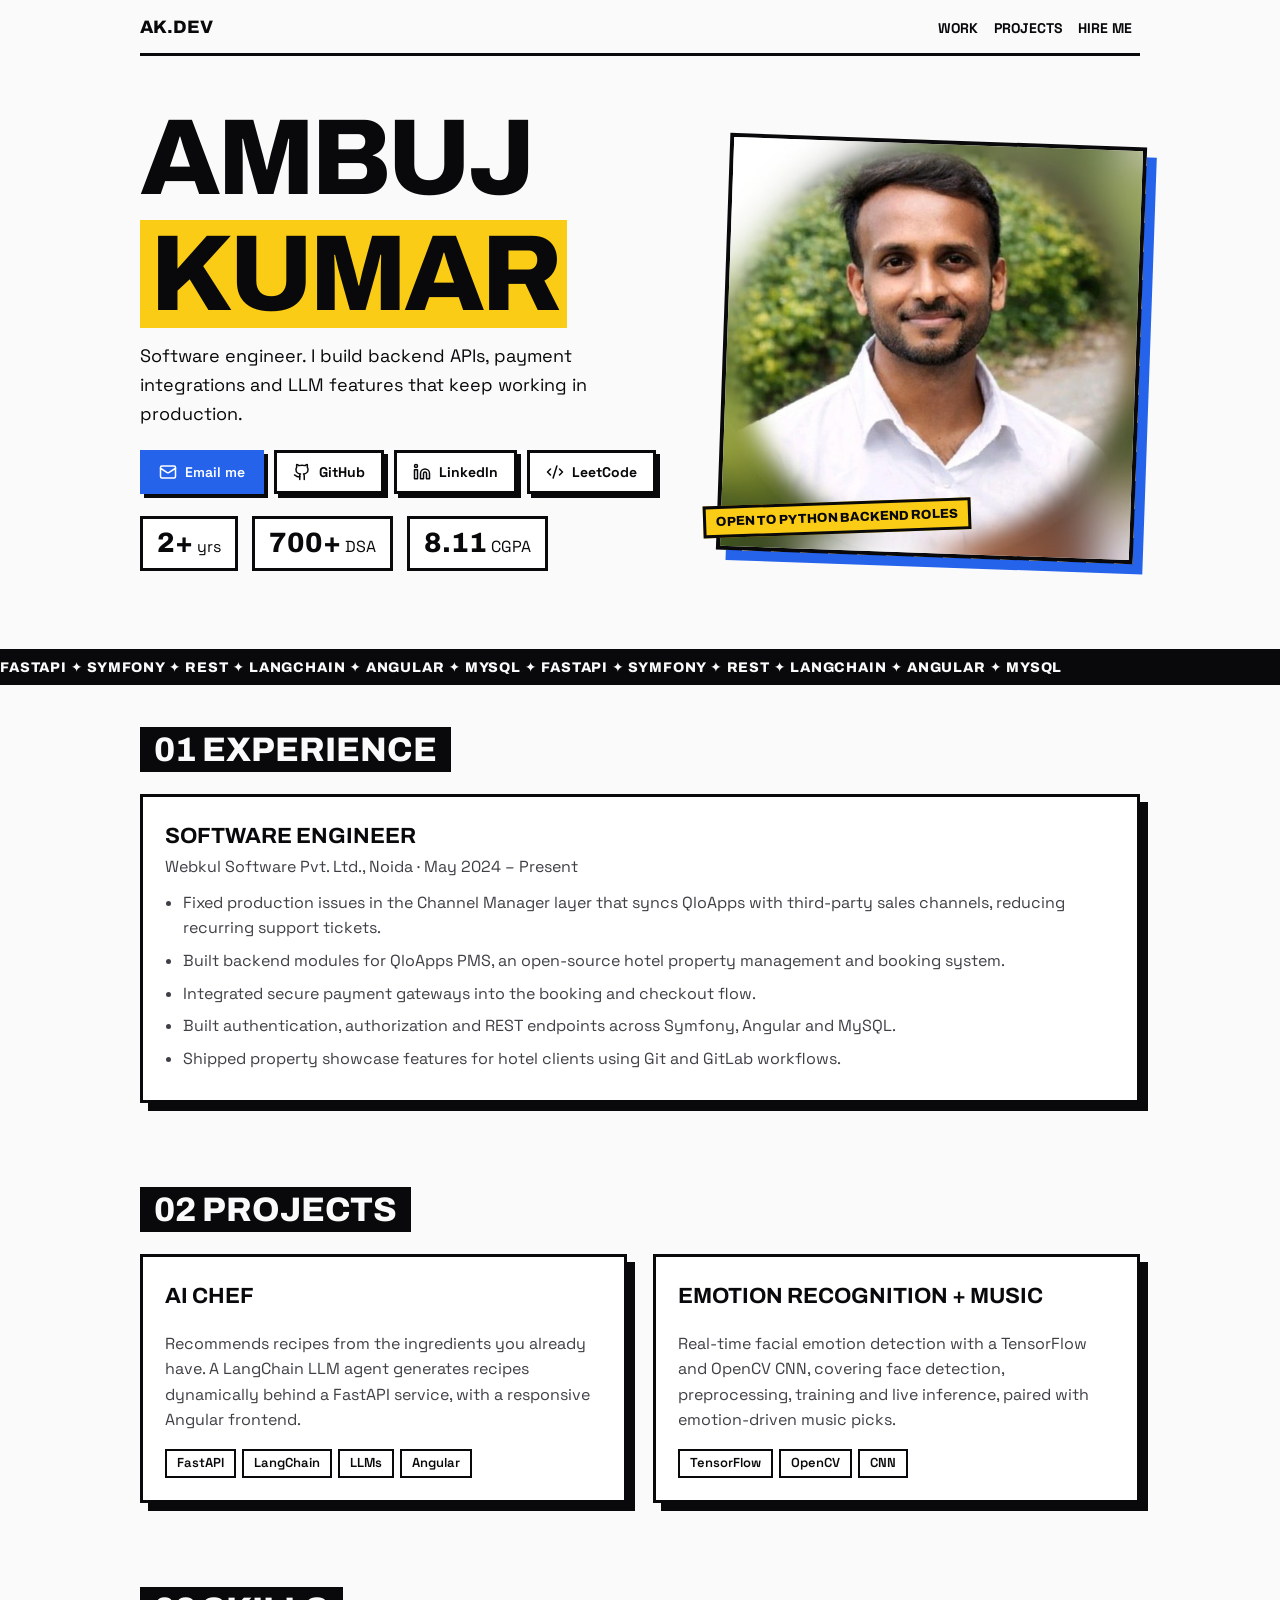
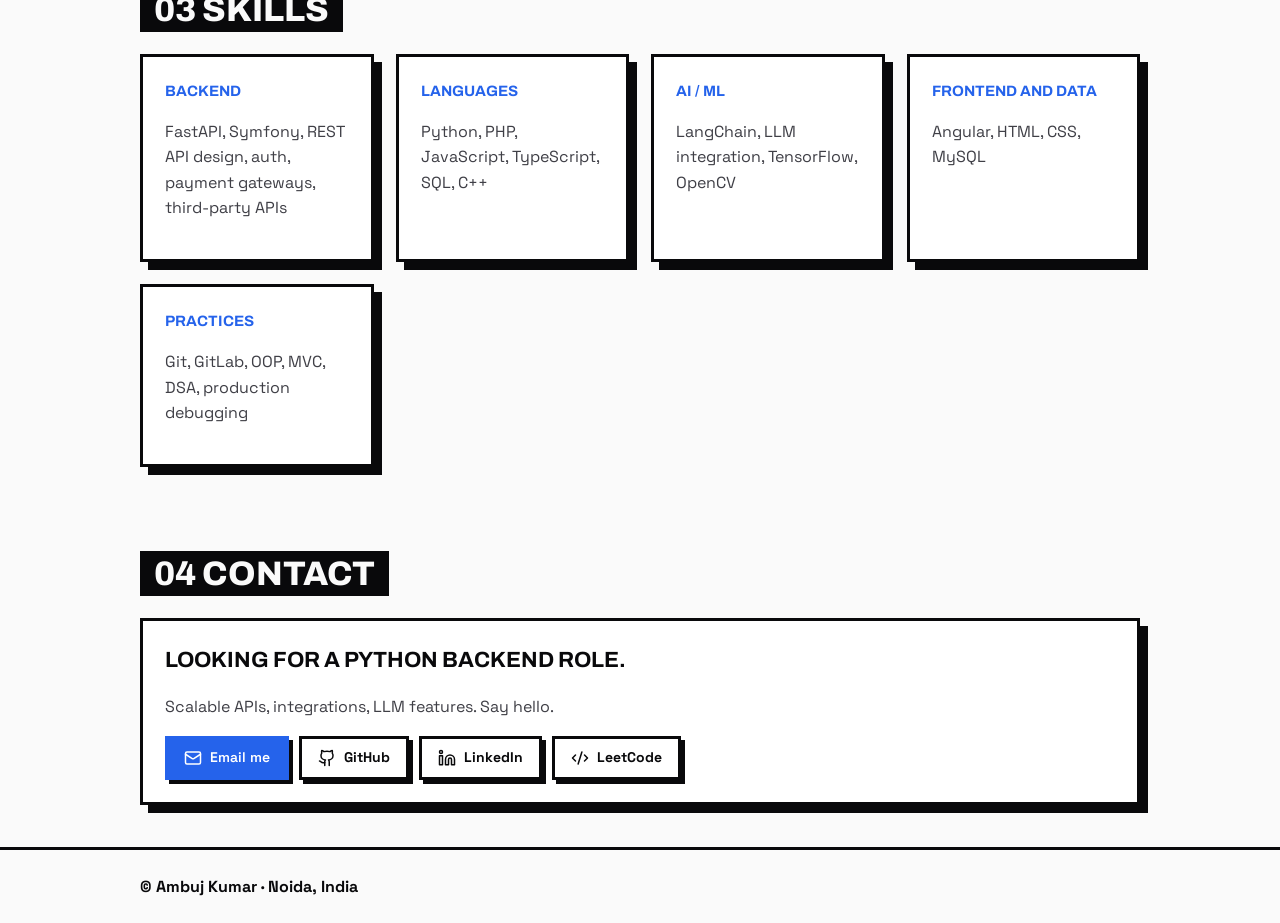
<file: index.html>
<!DOCTYPE html><html lang="en"><head><meta charset="utf-8"><meta name="viewport" content="width=device-width, initial-scale=1, viewport-fit=cover"><title>Ambuj Kumar · Software Engineer</title><meta name="description" content="Ambuj Kumar, software engineer. Python (FastAPI), Symfony, REST APIs and LLM integration. Open to Python backend roles."><meta property="og:title" content="Ambuj Kumar · Software Engineer"><meta property="og:description" content="Backend APIs that stay up. FastAPI, Symfony, payment integrations, LLM features."><meta property="og:type" content="website"><link rel="icon" href="data:image/svg+xml,%3Csvg xmlns=%27http://www.w3.org/2000/svg%27 viewBox=%270 0 32 32%27%3E%3Crect width=%2732%27 height=%2732%27 fill=%27%23FACC15%27/%3E%3Ctext x=%2716%27 y=%2723%27 font-size=%2720%27 font-weight=%27800%27 text-anchor=%27middle%27 font-family=%27Arial%27%3EAK%3C/text%3E%3C/svg%3E"><link rel="stylesheet" href="https://fonts.googleapis.com/css2?family=Archivo:wght@500;700;800&family=Space+Grotesk:wght@400;500;700&display=swap"><style>:root{--bg:#FAFAFA;--card:#FFFFFF;--line:#09090B;--t:#09090B;--m:#3F3F46;--a:#2563EB;--on:#FFFFFF;--y:#FACC15;--head:'Archivo',system-ui,sans-serif;--body:'Space Grotesk',system-ui,sans-serif;--r:0px;--rc:0px;color-scheme:light;box-sizing:border-box;padding-top:env(safe-area-inset-top,0px);padding-bottom:env(safe-area-inset-bottom,0px)}@media (prefers-color-scheme:dark){:root{--bg:#09090B;--card:#18181B;--line:#FAFAFA;--t:#FAFAFA;--m:#D4D4D8;--a:#60A5FA;--on:#09090B;--y:#FACC15;--head:'Archivo',system-ui,sans-serif;--body:'Space Grotesk',system-ui,sans-serif;--r:0px;--rc:0px;color-scheme:dark}}*{box-sizing:border-box}html{scroll-behavior:smooth}body{margin:0;background:var(--bg);color:var(--t);font:16px/1.6 var(--body)}
a{color:inherit}:focus-visible{outline:2px solid var(--a);outline-offset:3px}.w{max-width:var(--mw,1040px);margin:0 auto;padding:0 20px}
h1,h2,h3{font-family:var(--head);margin:0}.mt{color:var(--m)}.row{display:flex;gap:10px;flex-wrap:wrap}.lead{font-size:18px;max-width:540px;margin:14px 0 22px}
.btn{display:inline-flex;align-items:center;gap:8px;min-height:44px;padding:0 16px;border:1px solid var(--line);background:var(--card);color:var(--t);border-radius:var(--r,10px);text-decoration:none;font-size:14px;cursor:pointer;transition:border-color .2s,transform .2s}
.btn:hover{border-color:var(--a)}.btn.p{background:var(--a);color:var(--on);border-color:var(--a);font-weight:600}
.btn svg{width:18px;height:18px;fill:none;stroke:currentColor;stroke-width:2;stroke-linecap:round;stroke-linejoin:round}
.tg{display:flex;flex-wrap:wrap;gap:6px;margin-top:12px}.chip{font-size:13px;border:1px solid var(--line);border-radius:var(--rc,99px);padding:2px 10px;color:var(--m)}
ul{margin:10px 0 0;padding-left:18px}li{margin:7px 0;color:var(--m)}img.me{display:block;width:100%;aspect-ratio:1;object-fit:cover}
@media (prefers-reduced-motion:reduce){*{animation:none!important;transition:none!important;scroll-behavior:auto!important}}.btn{border-width:3px;font-weight:700;box-shadow:4px 4px 0 var(--line);transition:none}.btn:hover{transform:translate(-2px,-2px);box-shadow:6px 6px 0 var(--line)}.chip{border-width:2px;color:var(--t);font-weight:600}
.top{display:flex;justify-content:space-between;align-items:center;border-bottom:3px solid var(--line);min-height:56px;font:800 18px var(--head);text-transform:uppercase}.top a{font:700 14px var(--body);text-decoration:none;padding:12px 8px}
.hero{display:grid;grid-template-columns:1.3fr 1fr;gap:40px;align-items:center;padding:48px 0 56px}
h1{font-size:clamp(46px,9vw,108px);line-height:1;text-transform:uppercase;font-weight:800;letter-spacing:-.04em}h1 span{display:inline-block;margin-top:8px;background:var(--y);color:#09090B;padding:0 10px}
.ph{position:relative;transform:rotate(2deg)}.ph img{border:4px solid var(--line);box-shadow:10px 10px 0 var(--a)}.stk{position:absolute;left:-14px;bottom:20px;background:var(--y);color:#09090B;border:3px solid #09090B;font:800 13px var(--head);text-transform:uppercase;padding:6px 10px;transform:rotate(-4deg)}
.mq{background:var(--line);color:var(--bg);font:800 14px var(--head);text-transform:uppercase;padding:10px 0;overflow:hidden;white-space:nowrap;letter-spacing:.06em}
section{padding:42px 0}.sh{display:inline-block;background:var(--line);color:var(--bg);font:800 clamp(22px,4vw,34px) var(--head);text-transform:uppercase;padding:4px 14px;margin-bottom:22px}
.card{background:var(--card);border:3px solid var(--line);box-shadow:8px 8px 0 var(--line);padding:22px}.card h3{font-size:22px;text-transform:uppercase}.two{display:grid;grid-template-columns:1fr 1fr;gap:26px}
.sk{display:grid;grid-template-columns:repeat(auto-fit,minmax(230px,1fr));gap:22px}.sk h3{font-size:15px;color:var(--a);text-transform:uppercase}
.stats{display:flex;gap:14px;flex-wrap:wrap;margin:22px 0}.stats div{border:3px solid var(--line);background:var(--card);padding:8px 14px}.stats b{font:800 28px var(--head)}
footer{border-top:3px solid var(--line);padding:24px 0;font-weight:700}
@media (max-width:760px){.hero{grid-template-columns:1fr}.two{grid-template-columns:1fr}.ph{max-width:300px}}</style></head><body><svg width="0" height="0" style="position:absolute" aria-hidden="true"><symbol id="i-github" viewBox="0 0 24 24"><path d="M15 22v-4a4.8 4.8 0 0 0-1-3.5c3 0 6-2 6-5.5.08-1.25-.27-2.48-1-3.5.28-1.15.28-2.35 0-3.5 0 0-1 0-3 1.5-2.64-.5-5.36-.5-8 0C6 2 5 2 5 2c-.3 1.15-.3 2.35 0 3.5A5.4 5.4 0 0 0 4 9c0 3.5 3 5.5 6 5.5-.39.49-.68 1.05-.85 1.65S8.93 17.38 9 18v4"/><path d="M9 18c-4.51 2-5-2-7-2"/></symbol><symbol id="i-linkedin" viewBox="0 0 24 24"><path d="M16 8a6 6 0 0 1 6 6v7h-4v-7a2 2 0 0 0-2-2 2 2 0 0 0-2 2v7h-4v-7a6 6 0 0 1 6-6z"/><rect x="2" y="9" width="4" height="12"/><circle cx="4" cy="4" r="2"/></symbol><symbol id="i-mail" viewBox="0 0 24 24"><rect x="2" y="4" width="20" height="16" rx="2"/><path d="m22 7-8.97 5.7a1.94 1.94 0 0 1-2.06 0L2 7"/></symbol><symbol id="i-code" viewBox="0 0 24 24"><path d="m18 16 4-4-4-4"/><path d="m6 8-4 4 4 4"/><path d="m14.5 4-5 16"/></symbol></svg><div class="w"><div class="top"><span>AK.dev</span><span><a href="#e">Work</a><a href="#p">Projects</a><a href="#c">Hire me</a></span></div></div>
<div class="w"><div class="hero"><div><h1>Ambuj<br><span>Kumar</span></h1><p class="lead">Software engineer. I build backend APIs, payment integrations and LLM features that keep working in production.</p><div class="row"><a class="btn p" href="mailto:kumarambuj199@gmail.com"><svg aria-hidden="true"><use href="#i-mail"/></svg>Email me</a><a class="btn" href="https://github.com/Ambuj21"><svg aria-hidden="true"><use href="#i-github"/></svg>GitHub</a><a class="btn" href="https://www.linkedin.com/in/ambuj-kumar-3b5345197/"><svg aria-hidden="true"><use href="#i-linkedin"/></svg>LinkedIn</a><a class="btn" href="https://leetcode.com/Ambuj_12/"><svg aria-hidden="true"><use href="#i-code"/></svg>LeetCode</a></div>
<div class="stats"><div><b>2+</b> yrs</div><div><b>700+</b> DSA</div><div><b>8.11</b> CGPA</div></div></div>
<div class="ph"><img class="me" src="[data-uri]" alt="Ambuj Kumar"><div class="stk">Open to Python backend roles</div></div></div></div>
<div class="mq" aria-hidden="true">FastAPI ✦ Symfony ✦ REST ✦ LangChain ✦ Angular ✦ MySQL ✦ FastAPI ✦ Symfony ✦ REST ✦ LangChain ✦ Angular ✦ MySQL</div>
<div class="w"><section id="e"><div class="sh">01 Experience</div><div class="card"><h3>Software Engineer</h3><div class="mt">Webkul Software Pvt. Ltd., Noida · May 2024 – Present</div><ul><li>Fixed production issues in the Channel Manager layer that syncs QloApps with third-party sales channels, reducing recurring support tickets.</li><li>Built backend modules for QloApps PMS, an open-source hotel property management and booking system.</li><li>Integrated secure payment gateways into the booking and checkout flow.</li><li>Built authentication, authorization and REST endpoints across Symfony, Angular and MySQL.</li><li>Shipped property showcase features for hotel clients using Git and GitLab workflows.</li></ul></div></section>
<section id="p"><div class="sh">02 Projects</div><div class="two"><article class="card"><h3>AI Chef</h3><p class="mt">Recommends recipes from the ingredients you already have. A LangChain LLM agent generates recipes dynamically behind a FastAPI service, with a responsive Angular frontend.</p><div class="tg"><span class="chip">FastAPI</span><span class="chip">LangChain</span><span class="chip">LLMs</span><span class="chip">Angular</span></div></article><article class="card"><h3>Emotion Recognition + Music</h3><p class="mt">Real-time facial emotion detection with a TensorFlow and OpenCV CNN, covering face detection, preprocessing, training and live inference, paired with emotion-driven music picks.</p><div class="tg"><span class="chip">TensorFlow</span><span class="chip">OpenCV</span><span class="chip">CNN</span></div></article></div></section>
<section><div class="sh">03 Skills</div><div class="sk"><div class="card"><h3>Backend</h3><p class="mt">FastAPI, Symfony, REST API design, auth, payment gateways, third-party APIs</p></div><div class="card"><h3>Languages</h3><p class="mt">Python, PHP, JavaScript, TypeScript, SQL, C++</p></div><div class="card"><h3>AI / ML</h3><p class="mt">LangChain, LLM integration, TensorFlow, OpenCV</p></div><div class="card"><h3>Frontend and data</h3><p class="mt">Angular, HTML, CSS, MySQL</p></div><div class="card"><h3>Practices</h3><p class="mt">Git, GitLab, OOP, MVC, DSA, production debugging</p></div></div></section>
<section id="c"><div class="sh">04 Contact</div><div class="card"><h3>Looking for a Python backend role.</h3><p class="mt">Scalable APIs, integrations, LLM features. Say hello.</p><div class="row"><a class="btn p" href="mailto:kumarambuj199@gmail.com"><svg aria-hidden="true"><use href="#i-mail"/></svg>Email me</a><a class="btn" href="https://github.com/Ambuj21"><svg aria-hidden="true"><use href="#i-github"/></svg>GitHub</a><a class="btn" href="https://www.linkedin.com/in/ambuj-kumar-3b5345197/"><svg aria-hidden="true"><use href="#i-linkedin"/></svg>LinkedIn</a><a class="btn" href="https://leetcode.com/Ambuj_12/"><svg aria-hidden="true"><use href="#i-code"/></svg>LeetCode</a></div></div></section></div><footer><div class="w">© Ambuj Kumar · Noida, India</div></footer></body></html>
</file>
